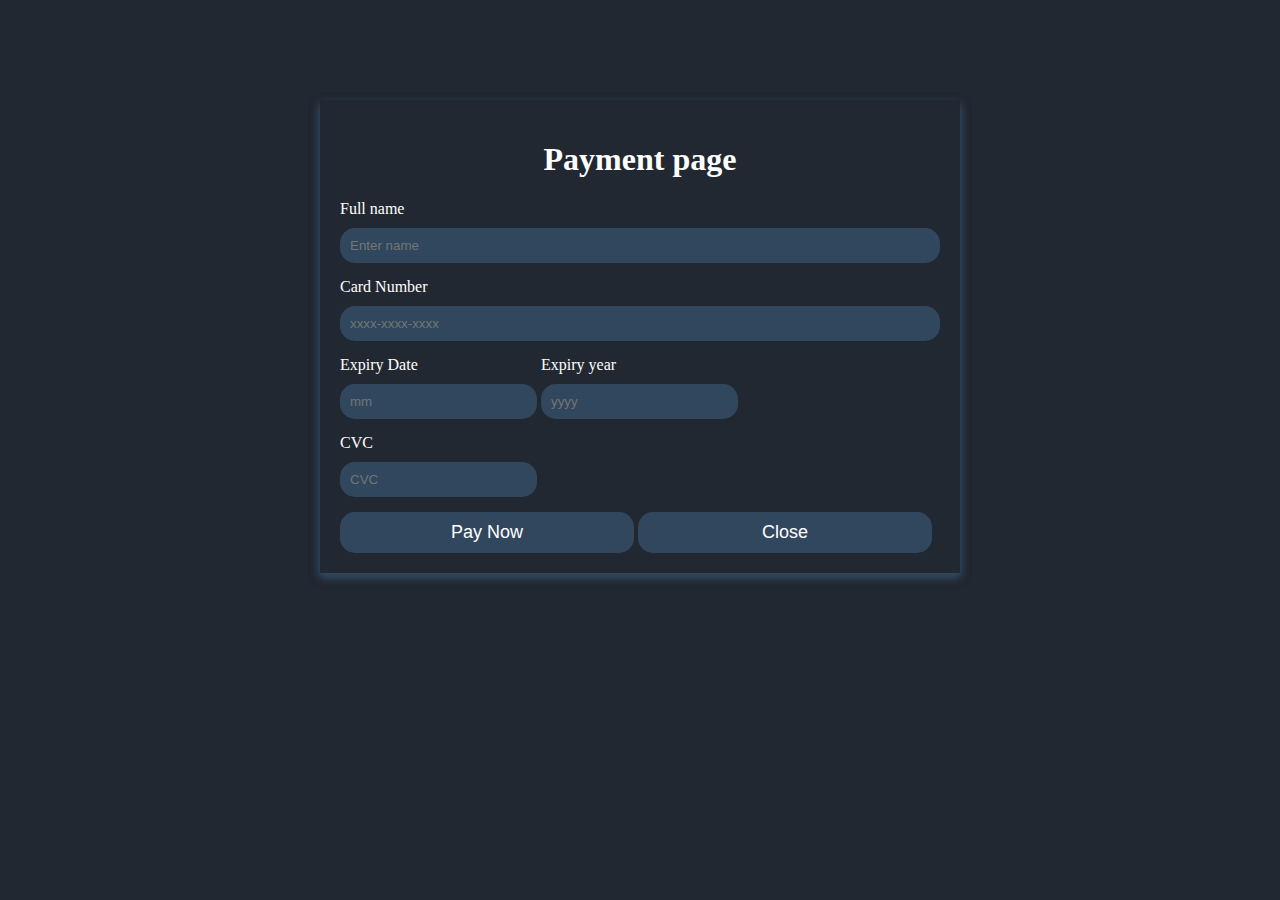
<file: pay-2.html>
<!DOCTYPE html>
<html>
    <head>
        <meta charset="UTF-8">
        <meta name="viewport" content="width-device-width, intial-scale-1.0">
        <title>Payment</title>
        <link rel="stylesheet" href="paystyle.css">

    </head>
    <body>
        <form action="action">
            <h1>Payment page</h1>
            <label for="name">Full name</label>
            <br>
            <input type="text" class="box1" name="name" id="name" placeholder="Enter name">
            <br>
            <label for="num">Card Number</label>
            <br>
            <input type="text" class="box1" name="num" id="num" placeholder="xxxx-xxxx-xxxx">
            <br>
            

            <div class="div1">
                <label for="cardex">Expiry Date</label>
            <br>
            <input type="number" class="box2" name="name2" id="name2" placeholder="mm">
            <br>
            </div> 
            <div class="div1">
                <label for="cardye">Expiry year</label>
            <br>
            <input type="year" class="box2" name="name1" id="name1" placeholder="yyyy">
            <br>
            </div>

            <div class="div2 ">
                <label for="cardCVC">CVC</label>
            <br>
            <input type="cvc" class="box2" name="cvc" id="cvc" placeholder="CVC">
            <br>

            </div>
            
            <button class="btn" type="button">Pay Now</button>
            <button class="btn" type="button">Close</button>
        </form>
    </body>
</html>
</file>
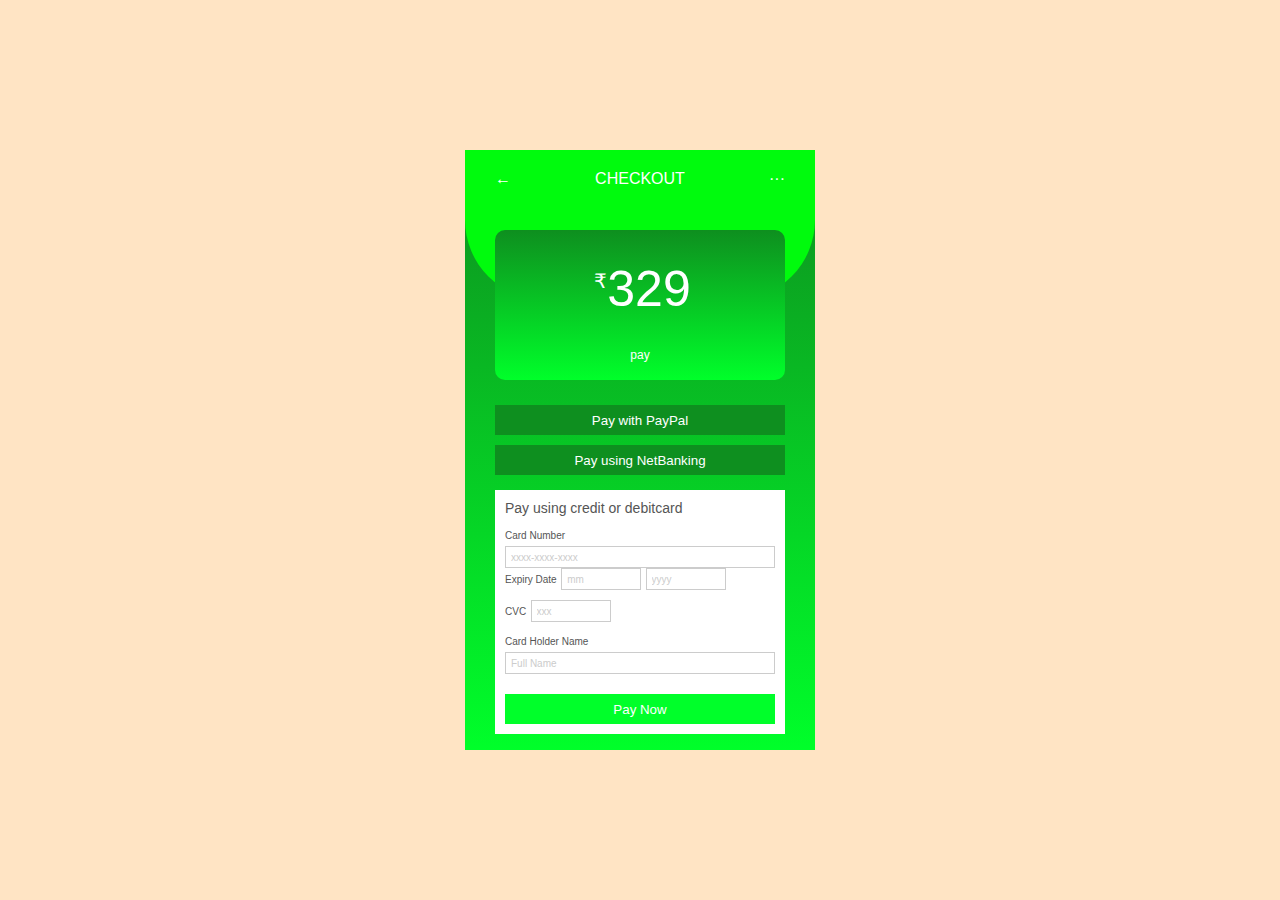
<file: pay1.html>
<html>
    <head>
        <title> mobile payment page </title>
            <link rel="stylesheet" href="paymentsyle.css" >
    </head>

    <body>
        <div class="app-container">
            <div class="top-box">
                <p><span class="left-icon">&#x2190;</span>CHECKOUT<span class="right-icon">&#xb7;&#xb7;&#xb7;</span></p>
            </div>

            <div class="middle-box">
                <h1><span>&#x20B9;</span>329</h1>
                <p>pay</p>
            </div>
            <div class="bottom-box">
                <button type="button" class="payment-option-btn">Pay with PayPal</button>
                <button type="button" class="payment-option-btn">Pay using NetBanking</button>

                <div class="card-details">
                    <p>
                        Pay using credit or debitcard
                    </p>
                    <div class="card-num-field-group">
                        <label> Card Number</label>
                        <input type="text" class="card-num-field" placeholder="xxxx-xxxx-xxxx" required maxlength="12" minlength="12">
                    </div>

                    <div class="date-num-field-group">
                        <label> Expiry Date</label>
                        <input type="text" class="date-field" placeholder="mm" required maxlength="2" minlength="2">
                        <input type="text" class="date-field" placeholder="yyyy" required maxlength="4" minlength="4">
                    </div>

                    <div class="cvc-field-group">
                        <label> CVC</label>
                        <input type="password" class="cvc-field" placeholder="xxx"required maxlength="3" minlength="3">
                    </div>

                    <div class="name-field-group">
                        <label> Card Holder Name</label>
                        <input type="text" class="name-field " placeholder="Full Name" required maxlength="20" minlength="20">
                    </div>
                    <button type="button" class="pay-btn"><a href="sucesfull.html" >Pay Now</a></button>

                    

                    
                </div>
            </div>
        </div>
    </body>
</html>
</file>
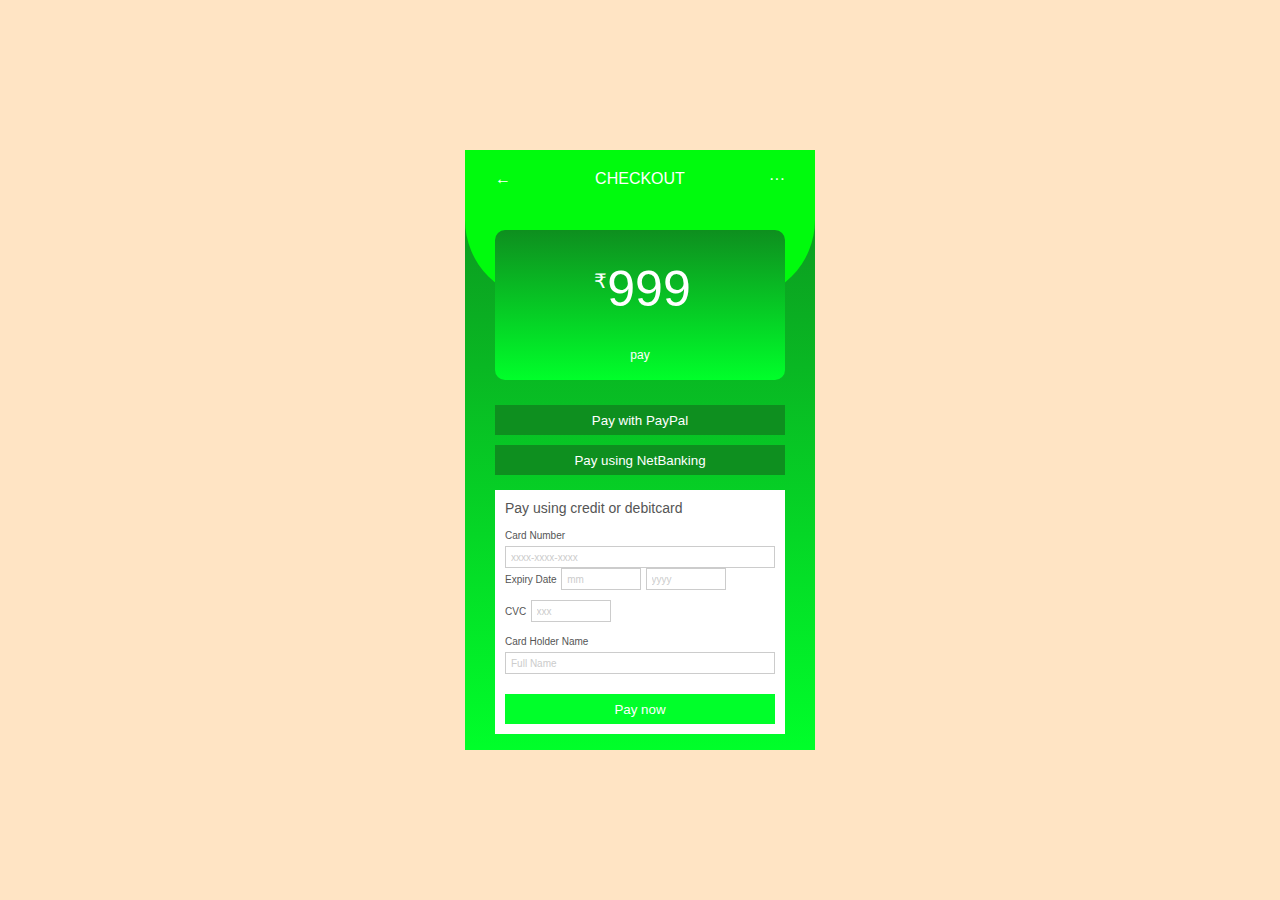
<file: pay2.html>
<html>
    <head>
        <title> mobile payment page </title>
            <link rel="stylesheet" href="paymentsyle.css" >
    </head>

    <body>
        <div class="app-container">
            <div class="top-box">
                <p><span class="left-icon">&#x2190;</span>CHECKOUT<span class="right-icon">&#xb7;&#xb7;&#xb7;</span></p>
            </div>

            <div class="middle-box">
                <h1><span>&#x20B9;</span>999</h1>
                <p>pay</p>
            </div>
            <div class="bottom-box">
                <button type="button" class="payment-option-btn">Pay with PayPal</button>
                <button type="button" class="payment-option-btn">Pay using NetBanking</button>

                <div class="card-details">
                    <p>
                        Pay using credit or debitcard
                    </p>
                    <div class="card-num-field-group">
                        <label> Card Number</label>
                        <input type="text" class="card-num-field" placeholder="xxxx-xxxx-xxxx" required maxlength="12" minlength="12">
                    </div>

                    <div class="date-num-field-group">
                        <label> Expiry Date</label>
                        <input type="text" class="date-field" placeholder="mm" required maxlength="2" minlength="2">
                        <input type="text" class="date-field" placeholder="yyyy" required maxlength="4" minlength="4">
                    </div>

                    <div class="cvc-field-group">
                        <label> CVC</label>
                        <input type="password" class="cvc-field" placeholder="xxx" required maxlength="3" minlength="3">
                    </div>

                    <div class="name-field-group">
                        <label> Card Holder Name</label>
                        <input type="text" class="name-field " placeholder="Full Name" required maxlength="20" minlength="20">
                    </div>
                    <button type="button" class="pay-btn"><a href="sucesfull.html">Pay now</a></button>

                    

                    
                </div>
            </div>
        </div>
    </body>
</html>
</file>
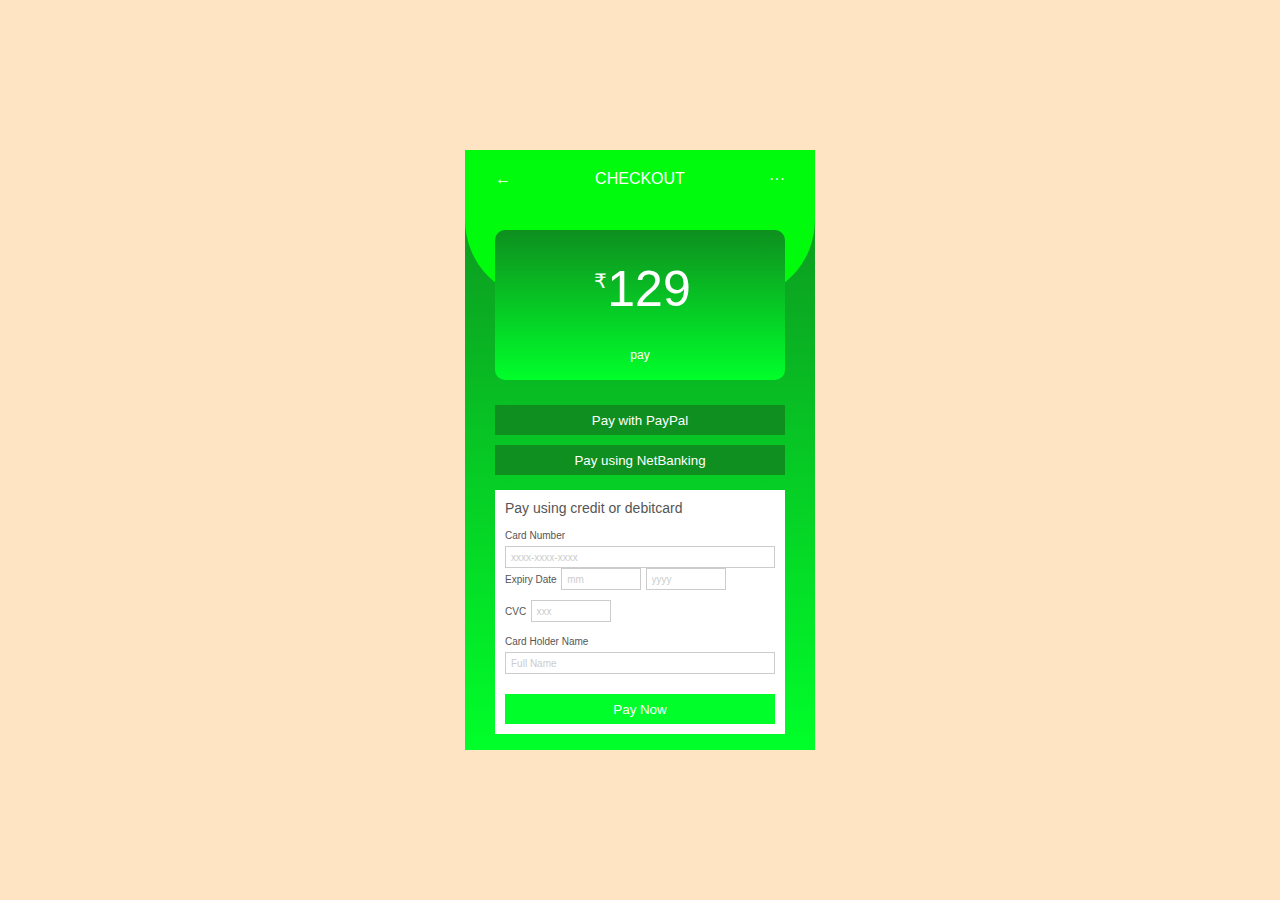
<file: payment.html>
<html>
    <head>
        <title> mobile payment page </title>
            <link rel="stylesheet" href="paymentsyle.css" >
    </head>

    <body>
        <div class="app-container">
            <div class="top-box">
                <p><span class="left-icon">&#x2190;</span>CHECKOUT<span class="right-icon">&#xb7;&#xb7;&#xb7;</span></p>
            </div>

            <div class="middle-box">
                <h1><span>&#x20B9;</span>129</h1>
                <p>pay</p>
            </div>
            <div class="bottom-box">
                <button type="button" class="payment-option-btn">Pay with PayPal</button>
                <button type="button" class="payment-option-btn">Pay using NetBanking</button>

                <div class="card-details">
                    <p>
                        Pay using credit or debitcard
                    </p>
                    <div class="card-num-field-group">
                        <label> Card Number</label>
                        <input type="number" class="card-num-field" placeholder="xxxx-xxxx-xxxx" required maxlength="12" minlength="12">
                    </div>

                    <div class="date-num-field-group">
                        <label> Expiry Date</label>
                        <input type="text" class="date-field" placeholder="mm" required maxlength="2" minlength="2">
                        <input type="text" class="date-field" placeholder="yyyy" required maxlength="4" minlength= "4">
                    </div>

                    <div class="cvc-field-group">
                        <label> CVC</label>
                        <input type="password" class="cvc-field" placeholder="xxx"required maxlength="3" minlength="3">
                    </div>

                    <div class="name-field-group">
                        <label> Card Holder Name</label>
                        <input type="text" class="name-field " placeholder="Full Name" required maxlength="20" minlength="20">
                    </div>
                    <button type="button" class="pay-btn"><a href="sucesfull.html"> Pay Now</a></button>

                    

                    
                </div>
            </div>
        </div>
    </body>
</html>
</file>
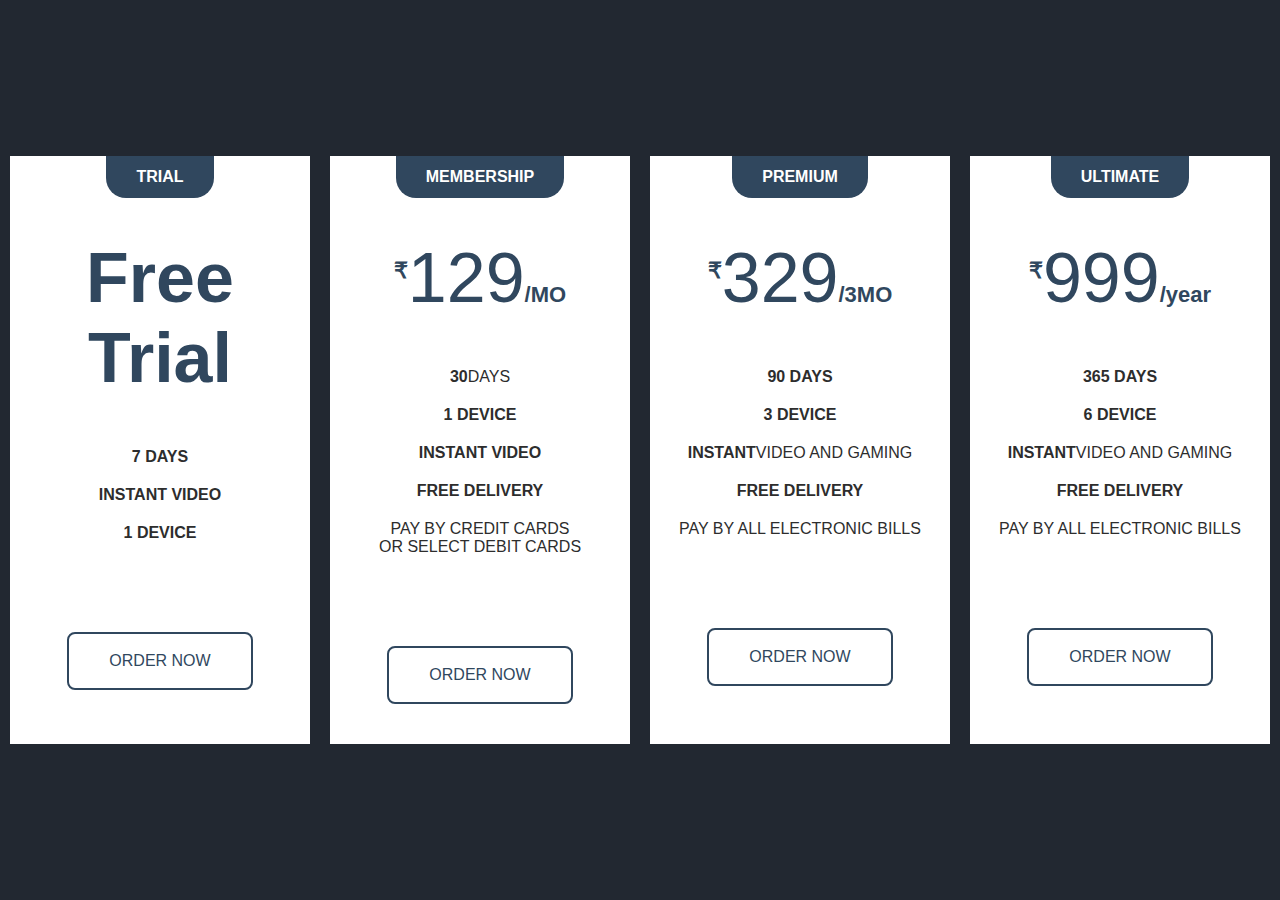
<file: single.html>
<!DOCTYPE html>
<html lang="en">
<head>
  <meta charset="UTF-8">
  <meta name="viewport" content="width=device-width, initial-scale=1.0">
  <title></title>
  <link rel="stylesheet" href="singlestyle.css">
</head>
<body>
  <div class="pricing-table">
    <div class="pricing-card">
      <h3 class="pricing-card-header">Trial</h3>
      <div class="price"><h4>Free Trial</h4></div>
      <ul>
        <li><strong>7 days</strong></li>
        <li><strong>Instant video</strong></li>
        <li><strong>1 Device</strong> </li>
      </ul>
      <a href="sucesfull.html" class="order-btn">Order Now</a>
    </div>

    <div class="pricing-card">
      
      <h3 class="pricing-card-header">MemberShip</h3>
      <div class="price"><sup>&#x20B9;</sup>129<span>/MO</span></div>
      <ul>
        <li><strong>30</strong>days</li>
        <li><strong>1 Device</strong></li>
        <li><strong>Instant Video</strong></li>
        <li><strong>Free delivery</strong></li>
        <li>Pay by credit cards<br> or select debit cards</li>
      </ul>
      
      <a href="pay-2.html" class="order-btn">Order Now</a>
    </div>

    <div class="pricing-card">
      <h3 class="pricing-card-header">Premium</h3>
      <div class="price"><sup>&#x20B9;</sup>329<span>/3MO</span></div>
      <ul>
        <li><strong>90 days</strong></li>
        <li><strong>3 Device</strong></li>
        <li><strong>Instant</strong>Video and Gaming</li>
        <li><strong>Free delivery</strong></li>
        <li>Pay by all electronic bills</li>
      </ul>
      <a href="pay-2.html" class="order-btn">Order Now</a>
    </div>

    <div class="pricing-card">
      <h3 class="pricing-card-header">Ultimate</h3>
      <div class="price"><sup>&#x20B9;</sup>999<span>/year</span></div>
      <ul>
        <li><strong>365 days</strong></li>
        <li><strong>6 Device</strong></li>
        <li><strong>Instant</strong>Video and Gaming</li>
        <li><strong>Free delivery</strong></li>
        <li>Pay by all electronic bills</li>
      </ul>
      <a href="pay-2.html" class="order-btn">Order Now</a>
    </div>
  </div>
</body>
</html>
</file>
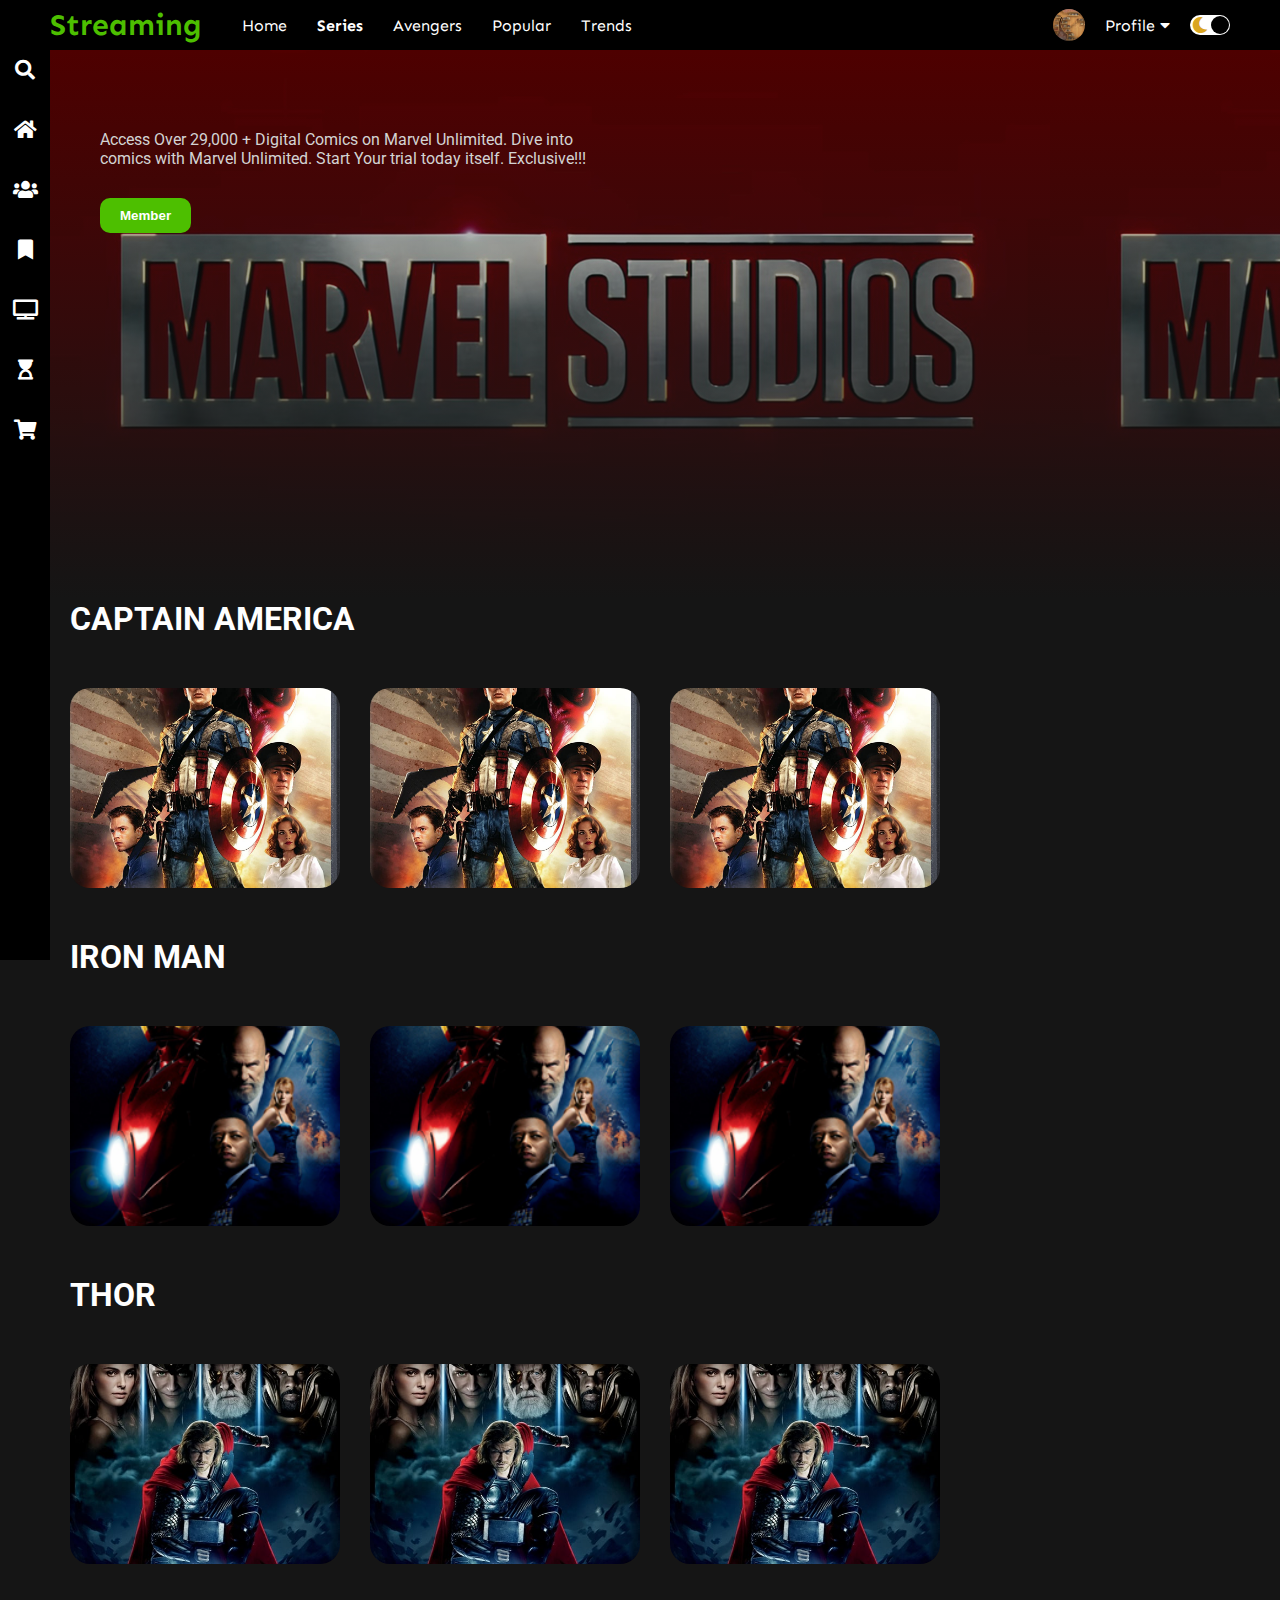
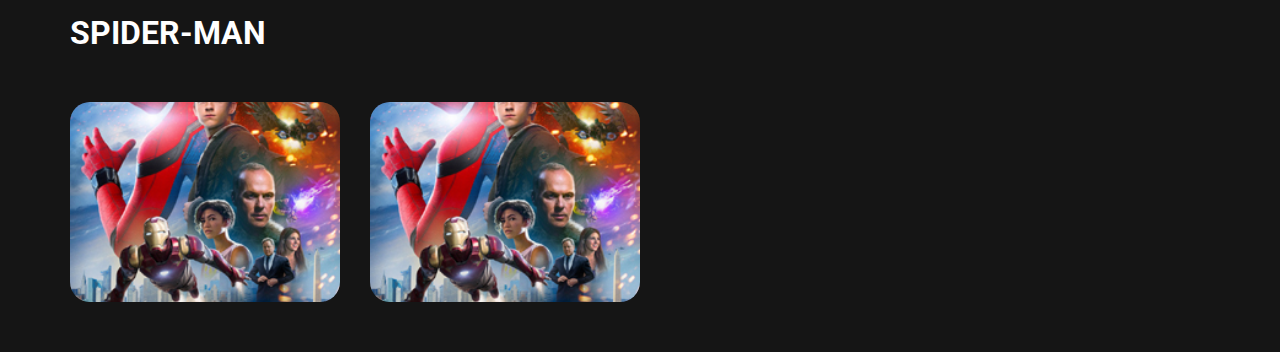
<file: thirdpage.html>
<html lang="en">

<head>
    <meta charset="UTF-8">
    <meta http-equiv="X-UA-Compatible" content="IE=edge">
    <meta name="viewport" content="width=device-width, initial-scale=1.0">
    <link rel="stylesheet" href="style.css">
    <link
        href="https://fonts.googleapis.com/css2?family=Roboto:wght@100;300;400;500;700;900&family=Sen:wght@400;700;800&display=swap"
        rel="stylesheet">
    <link rel="stylesheet" href="https://cdnjs.cloudflare.com/ajax/libs/font-awesome/5.15.2/css/all.min.css">
    <title>Movie Design</title>
</head>

<body>
    <div class="navbar">
        <div class="navbar-container">
            <div class="logo-container">
                <h1 class="logo">Streaming</h1>
            </div>
            <div class="menu-container">
                <ul class="menu-list">
                    <li class="menu-list-item">Home</li>
                    <li class="menu-list-item active">Series</li>
                    <li class="menu-list-item">Avengers</li>
                    <li class="menu-list-item">Popular</li>
                    <li class="menu-list-item">Trends</li>

                </ul>
            </div>
            <div class="profile-container">
                <img class="profile-picture" src="book.PNG" alt="">
                <div class="profile-text-container">
                    <span class="profile-text">Profile</span>
                    <i class="fas fa-caret-down"></i>
                </div>
                <div class="toggle">
                    <i class="fas fa-moon toggle-icon"></i>
                    <i class="fas fa-sun toggle-icon"></i>
                    <div class="toggle-ball"></div>
                </div>
            </div>
        </div>
    </div>
    <div class="sidebar">
        <i class="left-menu-icon fas fa-search"></i>
        <i class="left-menu-icon fas fa-home"></i>
        <i class="left-menu-icon fas fa-users"></i>
        <i class="left-menu-icon fas fa-bookmark"></i>
        <i class="left-menu-icon fas fa-tv"></i>
        <i class="left-menu-icon fas fa-hourglass-start"></i>
        <i class="left-menu-icon fas fa-shopping-cart"></i>
    </div>
    <div class="container">
        <div class="content-container">
            <div class="featured-content"
                style="background: linear-gradient(to bottom, rgba(0,0,0,0), #151515), url('marvel.png');">
                
                <p class="featured-desc">Access Over 29,000 + Digital Comics on Marvel Unlimited.
                    Dive into comics with Marvel Unlimited. Start Your trial today itself.  Exclusive!!! </p>
                    <button class="featured-button"><a href="single.html">Member</a></button>
            </div>
            <div class="movie-list-container">
                <h1 class="movie-list-title">CAPTAIN AMERICA</h1>
                <div class="movie-list-wrapper">
                    <div class="movie-list">
                        <div class="movie-list-item">
                            <img class="movie-list-item-img" src="captain.png" alt="">
                            <span class="movie-list-item-title">The First Avengers</span>
                            <p class="movie-list-item-desc">(2011) CAPTAIN AMERICA: The First Avengers</p>
                            <button class="movie-list-item-button">Watch</button>
                        </div>
                        <div class="movie-list-item">
                            <img class="movie-list-item-img" src="captain.png" alt="">
                            <span class="movie-list-item-title">The Winter Solder</span>
                            <p class="movie-list-item-desc">(2014) CAPTAIN AMERICA: The Winter Solder</p>
                            <button class="movie-list-item-button">Watch</button>
                        </div>
                        <div class="movie-list-item">
                            <img class="movie-list-item-img" src="captain.png" alt="">
                            <span class="movie-list-item-title">Civil War</span>
                            <p class="movie-list-item-desc">(2016) CAPTAIN AMERICA: Civil War </p>
                            <button class="movie-list-item-button">Watch</button>
                        </div>                   
                    </div>
                </div>
            </div>
            <div class="movie-list-container">
                <h1 class="movie-list-title">IRON MAN</h1>
                <div class="movie-list-wrapper">
                    <div class="movie-list">
                        <div class="movie-list-item">
                            <img class="movie-list-item-img" src="iron.png" alt="">
                            <span class="movie-list-item-title">IRON MAN </span>
                            <p class="movie-list-item-desc">2008</p>
                            <button class="movie-list-item-button">Watch</button>
                        </div>
                        <div class="movie-list-item">
                            <img class="movie-list-item-img" src="iron.png" alt="">
                            <span class="movie-list-item-title">IRON MAN 2</span>
                            <p class="movie-list-item-desc">2010</p>
                            <button class="movie-list-item-button">Watch</button>
                        </div>
                        <div class="movie-list-item">
                            <img class="movie-list-item-img" src="iron.png" alt="">
                            <span class="movie-list-item-title">IRON MAN 3</span>
                            <p class="movie-list-item-desc">2013</p>
                            <button class="movie-list-item-button">Watch</button>
                        </div>
                        
                    </div>
                   
                </div>
            </div>

           
            <div class="movie-list-container">
                <h1 class="movie-list-title">THOR</h1>
                <div class="movie-list-wrapper">
                    <div class="movie-list">
                        <div class="movie-list-item">
                            <img class="movie-list-item-img" src="thor.png" alt="">
                            <span class="movie-list-item-title">THOR</span>
                            <p class="movie-list-item-desc">2011</p>
                            <button class="movie-list-item-button">Watch</button>
                        </div>
                        <div class="movie-list-item">
                            <img class="movie-list-item-img" src="thor.png" alt="">
                            <span class="movie-list-item-title">The Dark World</span>
                            <p class="movie-list-item-desc">(2013)THOR: The Dark World</p>
                            <button class="movie-list-item-button">Watch</button>
                        </div>
                        <div class="movie-list-item">
                            <img class="movie-list-item-img" src="thor.png" alt="">
                            <span class="movie-list-item-title">Ragnarok</span>
                            <p class="movie-list-item-desc">(2017) THOR: Ragnarok</p>
                            <button class="movie-list-item-button">Watch</button>
                        </div>
                        
                    </div>
                   
                </div>
            </div>
            <div class="movie-list-container">
                <h1 class="movie-list-title">SPIDER-MAN</h1>
                <div class="movie-list-wrapper">
                    <div class="movie-list">
                        <div class="movie-list-item">
                            <img class="movie-list-item-img" src="Spider.png" alt="">
                            <span class="movie-list-item-title">Home coming</span>
                            <p class="movie-list-item-desc">(2017) SPIDER-MAN: Home coming</p>
                            <button class="movie-list-item-button">Watch</button>
                        </div>
                        <div class="movie-list-item">
                            <img class="movie-list-item-img" src="Spider.png" alt="">
                            <span class="movie-list-item-title">Far from home</span>
                            <p class="movie-list-item-desc">(2019) SPIDER-MAN: Far from home</p>
                            <button class="movie-list-item-button">Watch</button>
                        </div>
                        
                        
                    </div>
                   
                </div>
            </div>
        </div>
    </div>
    <script src="app.js"></script>
</body>

</html>
</file>
<file: paystyle.css>
body{
    margin: 0;
    padding: 0;
    background-color: #222831;
}

form{
    width: 600px;
    margin: 100px auto 0 auto;
    padding: 20px;
    box-shadow: 0 4px 8px 0 #30475e, 0 4px 8px 0 #30475e;
    color: #fff;
}

h1{
    text-align: center;
}

.box1{
    width: 100%;
    padding: 10px;
    border: none;
    border-radius: 15px;
    box-sizing: border-box;
    margin: 10px 0 15px 0;
    background-color: #30475e;
}

.div1{
    display: inline-block;
}

.box2{
    padding: 10px;
    border: none;
    border-radius: 15px;
    margin: 10px 0 15px 0;
    background-color: #30475e;
}

.btn{
    width: 49%;
    padding: 10px;
    border: none;
    border-radius: 15px;
    background-color: #30475e;
    font-size: 18px;
    color: #fff;
}

@media screen and (max-width: 600px){
    body{
        padding: 20px;
    }
    form{
        width: 100%;
        box-sizing: border-box;
    }
    .div1{
        display: block;
    }
    .box2{
        width: 100%;
        box-sizing: border-box;
    }
}
</file>
<file: paymentsyle.css>
*{
    margin: 0;
    padding: 0;
}
 
body{
    font-family: sans-serif;
    background-color: bisque;
}

.app-container{
    height: 600px;
    width: 350px;
    background-image: linear-gradient(#0e8f1f, #00ff2a);
    top: 50%;
    left: 50%;
    transform: translate(-50%,-50%);
    position: absolute;
}
.top-box{
    height: 150px;
    background-color: #00fb0d;
    border-bottom-left-radius: 80px;
    border-bottom-right-radius: 80px;
}

.top-box p{
    text-align: center;
    padding-top: 20px;
    color: #fff;
}

.left-icon{
    float: left;
    margin-left: 30px;

}

.right-icon{
    float: right;
    margin-right: 30px;
}

.middle-box{
    height: 150px;
    background-image: linear-gradient(#0e8f1f, #00ff2a);
    margin: -70px 30px 20px;
    color: #fff;
    text-align: center;
    font-size: 12px;
    border-radius: 10px;
}

.middle-box h1{
    padding-top: 30px;
    padding-bottom: 30px;
    font-size: 50px;
    font-weight: normal;
}

.middle-box h1 span{
    font-size: 20px;
    margin-left: 5px;
    bottom: 18px;
    position: relative;
}
.payment-option-btn{
    color: #fff;
    margin: 5px 30px;
    height: 30px;
    width: 290px;
    background-color: #0e8f1f;
    border: none;
    cursor: pointer;
}

.card-details{
    background: #fff;
    color: #555;
    margin: 10px 30px;
    padding: 10px;
}

.card-details p{
    font-size: 14px;
}
.card-details label{
    font-size: 10px;
    line-height: 20px;
}
.card-num-field-group{
    margin-top: 10px;
}
.date-field-group{
    margin-top: 10px;
    display: inline-block;
}

.cvc-field-group{
    margin-top: 10px;
    display: inline-block;
    
}
.name-field-group{
    margin-top: 10px;
}
.card-num-field, .name-field{
    width: 270px;
}
.date-field , .cvc-field{
    width: 80px;
}
.card-details input{
    border: 1px solid #ccc;
    height: 22px;
    padding: 5px;
    font-size: 10px;
}

.card-details input::placeholder{
    color: #ccc;
}
.pay-btn{
    width: 270px;
    color: #fff;
    margin-top: 20px;
    height: 30px;
    
    background-color: #00ff2a;
    border: none;
    cursor: pointer;
}

.pay-btn a{
    text-decoration: none;
    color: #fff;
    
}
</file>
<file: singlestyle.css>
*{
    margin: 0;
    padding: 0;
    box-sizing: border-box;
    font-family: "Open Sans",sans-serif;
    text-decoration: none;
    list-style: none;
  }
  
  body{
    background-color: #222831;
    min-height: 100vh;
    display: flex;
    align-items: center;
  }
  
  .pricing-table{
    display: flex;
    flex-wrap: wrap;
    justify-content: space-around;
    width: min(1600px, 100%);
    margin: auto;
  }
  
  .pricing-card{
    flex: 1;
    max-width: 360px;
    background-color: #fff;
    margin: 20px 10px;
    text-align: center;
    cursor: pointer;
    overflow: hidden;
    color: #2d2d2d;
    transition: .3s linear;
  }
  
  .pricing-card-header{
    background-color: #30475e;
    display: inline-block;
    color: #fff;
    padding: 12px 30px;
    border-radius: 0 0 20px 20px;
    font-size: 16px;
    text-transform: uppercase;
    font-weight: 600;
    transition: .4s linear;
  }
  
  .pricing-card:hover .pricing-card-header{
    box-shadow: 0 0 0 26em #30475e;
  }
  
  .price{
    font-size: 70px;
    color: #30475e;
    margin: 40px 0;
    transition: .2s linear;
  }
  
  .price sup, .price span{
    font-size: 22px;
    font-weight: 700;
  }
  
  .pricing-card:hover ,.pricing-card:hover .price{
    color: #fff;
  }
  
  .pricing-card li{
    font-size: 16px;
    padding: 10px 0;
    text-transform: uppercase;
  }
  
  .order-btn{
    display: inline-block;
    margin-bottom: 40px;
    margin-top: 80px;
    border: 2px solid #30475e;
    color: #30475e;
    padding: 18px 40px;
    border-radius: 8px;
    text-transform: uppercase;
    font-weight: 500;
    transition: .3s linear;
  }
  
  .order-btn:hover{
    background-color: #30475e;
    color: #fff;
  }
  
  @media screen and (max-width:1100px){
    .pricing-card{
      flex: 50%;
    }
  }
</file>
<file: style.css>
* {
    margin: 0;
  }
  
  body {
    font-family: "Roboto", sans-serif;
  }
  
  .navbar {
    width: 100%;
    height: 50px;
    background-color: black;
    position: sticky;
    top: 0;
  }
  
  .navbar-container {
    display: flex;
    align-items: center;
    padding: 0 50px;
    height: 100%;
    color: white;
    font-family: "Sen", sans-serif;
  }
  
  .logo-container {
    flex: 1;
  }
  
  .logo {
    font-size: 30px;
    color: #4dbf00;
  }
  
  .menu-container {
    flex: 6;
  }
  
  .menu-list {
    display: flex;
    list-style: none;
  }
  
  .menu-list-item {
    margin-right: 30px;
    cursor: pointer;
  }
  
  .menu-list-item.active {
    font-weight: bold;
  }
  .menu-list a{
    color: white;
    text-decoration: none;
  }
  .menu-list-item a:hover{
      color:#4dbf00;
  }
  .menu-list-item:hover{
    color:#4dbf00;
}
 
  .profile-container {
    flex: 2;
    display: flex;
    align-items: center;
    justify-content: flex-end;
  }
  
  .profile-text-container {
    margin: 0 20px;
  }
  
  .profile-picture {
    width: 32px;
    height: 32px;
    border-radius: 50%;
    object-fit: cover;
  }
  
  .toggle {
    width: 40px;
    height: 20px;
    background-color: white;
    border-radius: 30px;
    display: flex;
    align-items: center;
    justify-content: space-around;
    position: relative;
  }
  
  .toggle-icon {
    color: goldenrod;
  }
  
  .toggle-ball {
    width: 18px;
    height: 18px;
    background-color: black;
    position: absolute;
    right: 1px;
    border-radius: 50%;
    cursor: pointer;
    transition: 1s ease all;
  }
  
  .sidebar {
    width: 50px;
    height: 100%;
    background-color: black;
    position: fixed;
    top: 0;
    display: flex;
    flex-direction: column;
    align-items: center;
    padding-top: 60px;
  }
  
  .left-menu-icon {
    color: white;
    font-size: 20px;
    margin-bottom: 40px;
    cursor: pointer;
  }
  .left-menu-icon:hover{
      color: #4dbf00;
  }
  
  .container {
    background-color: #151515;
    min-height: calc(100vh - 50px);
    color: white;
  }
  
  .content-container {
    margin-left: 50px;
  }
  
  .featured-content {
    height: 50vh;
    padding: 50px;
  }
  
  
  
  .featured-desc {
    width: 500px;
    color: lightgray;
    margin: 30px 0;
  }
  
  .featured-button {
    background-color: #4dbf00;
    color: white;
    padding: 10px 20px;
    border-radius: 10px;
    border: none;
    outline: none;
    font-weight: bold;
  }
  .featured-button a{
    color: white;
    text-decoration: none;
  }
  
  .movie-list-container {
    padding: 0 20px;
  }
  
  .movie-list-wrapper {
    position: relative;
    overflow: hidden;
  }
  
  .movie-list {
    display: flex;
    align-items: center;
    height: 300px;
    transform: translateX(0);
    transition: all 1s ease-in-out;
  }
  
  .movie-list-item {
    margin-right: 30px;
    position: relative;
  }
  
  .movie-list-item:hover .movie-list-item-img {
    transform: scale(1.2);
    margin: 0 30px;
    opacity: 0.5;
  }
  
  .movie-list-item:hover .movie-list-item-title,
  .movie-list-item:hover .movie-list-item-desc,
  .movie-list-item:hover .movie-list-item-button {
    opacity: 1;
  }
  
  .movie-list-item-img {
    transition: all 1s ease-in-out;
    width: 270px;
    height: 200px;
    object-fit: cover;
    border-radius: 20px;
  }
  
  .movie-list-item-title {
    background-color: #333;
    padding: 0 10px;
    font-size: 32px;
    font-weight: bold;
    position: absolute;
    top: 10%;
    left: 50px;
    opacity: 0;
    transition: 1s all ease-in-out;
  }
  
  .movie-list-item-desc {
    background-color: #333;
    padding: 10px;
    font-size: 14px;
    position: absolute;
    top: 30%;
    left: 50px;
    width: 230px;
    opacity: 0;
    transition: 1s all ease-in-out;
  }
  
  .movie-list-item-button {
    padding: 10px;
    background-color: #4dbf00;
    color: white;
    border-radius: 10px;
    outline: none;
    border: none;
    cursor: pointer;
    position: absolute;
    bottom: 20px;
    left: 50px;
    opacity: 0;
    transition: 1s all ease-in-out;
  }
  
  .arrow {
    font-size: 120px;
    position: absolute;
    top: 90px;
    right: 0;
    color: lightgray;
    opacity: 0.5;
    cursor: pointer;
  }
  
  .container.active {
    background-color: white;
  }
  
  .movie-list-title.active {
    color: black;
  }
  
  .navbar-container.active {
    background-color: white;
  
    color: black;
  }
  
  .sidebar.active{
      background-color: white;
  }
  
  .left-menu-icon.active{
      color: black;
  }
  
  .toggle.active{
      background-color: black;
  }
  
  .toggle-ball.active{
      background-color: white;
      transform: translateX(-20px);
  }
  
  @media only screen and (max-width: 940px){
      .menu-container{
          display: none;
      }
  }
</file>
